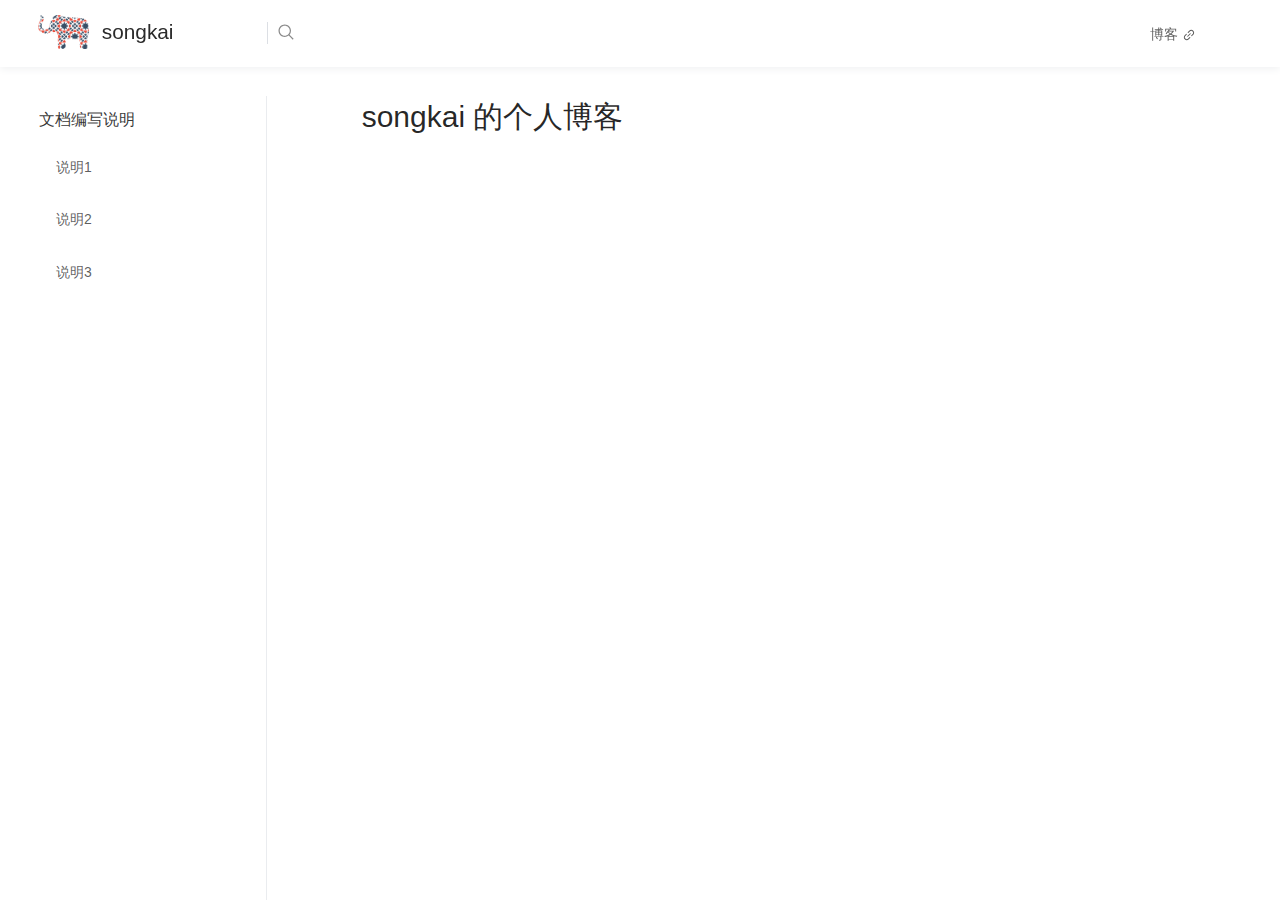
<file: index.html>
<!DOCTYPE html>
<html lang="en-US">
  <head>
    <meta charset="utf-8">
    <meta name="viewport" content="width=device-width, user-scalable=no, initial-scale=1.0, maximum-scale=1.0, minimum-scale=1.0">
    <title>songkai 的个人博客 | songkai</title>
    <meta name="description" content="">
    <meta name="generator" content="VuePress 1.7.1">
    <link rel="stylesheet" href="/css/style.css">
    <link rel="icon" href="/img/icon.ico">
    <meta name="description" content="知识积累、内容整理、记录生活">
    <link rel="preload" href="/assets/css/0.styles.9da0ee49.css" as="style"><link rel="preload" href="/assets/js/app.b31cb344.js" as="script"><link rel="preload" href="/assets/js/2.538aeaca.js" as="script"><link rel="preload" href="/assets/js/5.37663c84.js" as="script"><link rel="prefetch" href="/assets/js/3.84218cec.js"><link rel="prefetch" href="/assets/js/4.2bef6478.js"><link rel="prefetch" href="/assets/js/6.11fe1f90.js"><link rel="prefetch" href="/assets/js/7.f4bbd3b0.js"><link rel="prefetch" href="/assets/js/8.dbc10e9c.js"><link rel="prefetch" href="/assets/js/9.ac074a4c.js">
    <link rel="stylesheet" href="/assets/css/0.styles.9da0ee49.css">
  </head>
  <body>
    <div id="app" data-server-rendered="true"><div class="theme-container"><header class="navbar"><div class="ant-row"><div class="sidebar-button"><i aria-label="icon: bars" class="anticon anticon-bars"><svg viewBox="0 0 1024 1024" focusable="false" data-icon="bars" width="1em" height="1em" fill="currentColor" aria-hidden="true"><path d="M912 192H328c-4.4 0-8 3.6-8 8v56c0 4.4 3.6 8 8 8h584c4.4 0 8-3.6 8-8v-56c0-4.4-3.6-8-8-8zm0 284H328c-4.4 0-8 3.6-8 8v56c0 4.4 3.6 8 8 8h584c4.4 0 8-3.6 8-8v-56c0-4.4-3.6-8-8-8zm0 284H328c-4.4 0-8 3.6-8 8v56c0 4.4 3.6 8 8 8h584c4.4 0 8-3.6 8-8v-56c0-4.4-3.6-8-8-8zM104 228a56 56 0 1 0 112 0 56 56 0 1 0-112 0zm0 284a56 56 0 1 0 112 0 56 56 0 1 0-112 0zm0 284a56 56 0 1 0 112 0 56 56 0 1 0-112 0z"></path></svg></i> <span></span></div> <div class="ant-col ant-col-xs-24 ant-col-sm-24 ant-col-md-6 ant-col-lg-5 ant-col-xl-5 ant-col-xxl-4"><a href="/" aria-current="page" class="router-link-exact-active router-link-active home-link"><img src="/img/icon.png" alt="songkai" class="logo"> <span class="site-name">songkai</span></a> <div class="search-box mobile-search"><input aria-label="Search" autocomplete="off" spellcheck="false" value=""> <!----></div></div> <div class="ant-col ant-col-xs-0 ant-col-sm-0 ant-col-md-18 ant-col-lg-19 ant-col-xl-19 ant-col-xxl-20"><div class="search-box"><input aria-label="Search" autocomplete="off" spellcheck="false" value=""> <!----></div> <nav class="nav-links can-hide"><ul role="menu" id="nav" class="ant-menu ant-menu-horizontal ant-menu-root ant-menu-light"><li role="menuitem" class="ant-menu-submenu ant-menu-submenu-horizontal ant-menu-overflowed-submenu" style="display:none;"><div aria-haspopup="true" class="ant-menu-submenu-title"><span>···</span><i class="ant-menu-submenu-arrow"></i></div></li><li role="menuitem" class="ant-menu-item"><a href="https://songkaiha.github.io/" target="_blank">
          博客
          <i aria-label="icon: link" class="anticon anticon-link"><svg viewBox="64 64 896 896" focusable="false" data-icon="link" width="1em" height="1em" fill="currentColor" aria-hidden="true"><path d="M574 665.4a8.03 8.03 0 0 0-11.3 0L446.5 781.6c-53.8 53.8-144.6 59.5-204 0-59.5-59.5-53.8-150.2 0-204l116.2-116.2c3.1-3.1 3.1-8.2 0-11.3l-39.8-39.8a8.03 8.03 0 0 0-11.3 0L191.4 526.5c-84.6 84.6-84.6 221.5 0 306s221.5 84.6 306 0l116.2-116.2c3.1-3.1 3.1-8.2 0-11.3L574 665.4zm258.6-474c-84.6-84.6-221.5-84.6-306 0L410.3 307.6a8.03 8.03 0 0 0 0 11.3l39.7 39.7c3.1 3.1 8.2 3.1 11.3 0l116.2-116.2c53.8-53.8 144.6-59.5 204 0 59.5 59.5 53.8 150.2 0 204L665.3 562.6a8.03 8.03 0 0 0 0 11.3l39.8 39.8c3.1 3.1 8.2 3.1 11.3 0l116.2-116.2c84.5-84.6 84.5-221.5 0-306.1zM610.1 372.3a8.03 8.03 0 0 0-11.3 0L372.3 598.7a8.03 8.03 0 0 0 0 11.3l39.6 39.6c3.1 3.1 8.2 3.1 11.3 0l226.4-226.4c3.1-3.1 3.1-8.2 0-11.3l-39.5-39.6z"></path></svg></i></a></li><li role="menuitem" class="ant-menu-submenu ant-menu-submenu-horizontal ant-menu-overflowed-submenu" style="visibility:hidden;position:absolute;"><div aria-haspopup="true" class="ant-menu-submenu-title"><span>···</span><i class="ant-menu-submenu-arrow"></i></div></li></ul> <!----></nav></div></div> <!----></header> <aside class="sidebar"><!----> <ul class="sidebar-links"><li><section class="sidebar-group depth-0"><a href="/g1/" class="sidebar-heading clickable open"><span>文档编写说明</span> <!----></a> <ul class="sidebar-links sidebar-group-items"><li><a href="/g1/g1c1/" title="说明1" class="sidebar-link">说明1</a></li><li><a href="/g1/g1c2/" title="说明2" class="sidebar-link">说明2</a></li><li><a href="/g1/g1c3/" title="说明3" class="sidebar-link">说明3</a></li></ul></section></li></ul></aside> <main class="page"> <div class="theme-antdocs-content content__default"><h1 id="songkai-的个人博客"><a href="#songkai-的个人博客" class="header-anchor">#</a> songkai 的个人博客</h1></div> <footer class="page-edit"><!----> <!----></footer> <!----> </main> <!----></div><div class="global-ui"></div></div>
    <script src="/assets/js/app.b31cb344.js" defer></script><script src="/assets/js/2.538aeaca.js" defer></script><script src="/assets/js/5.37663c84.js" defer></script>
  </body>
</html>
</file>
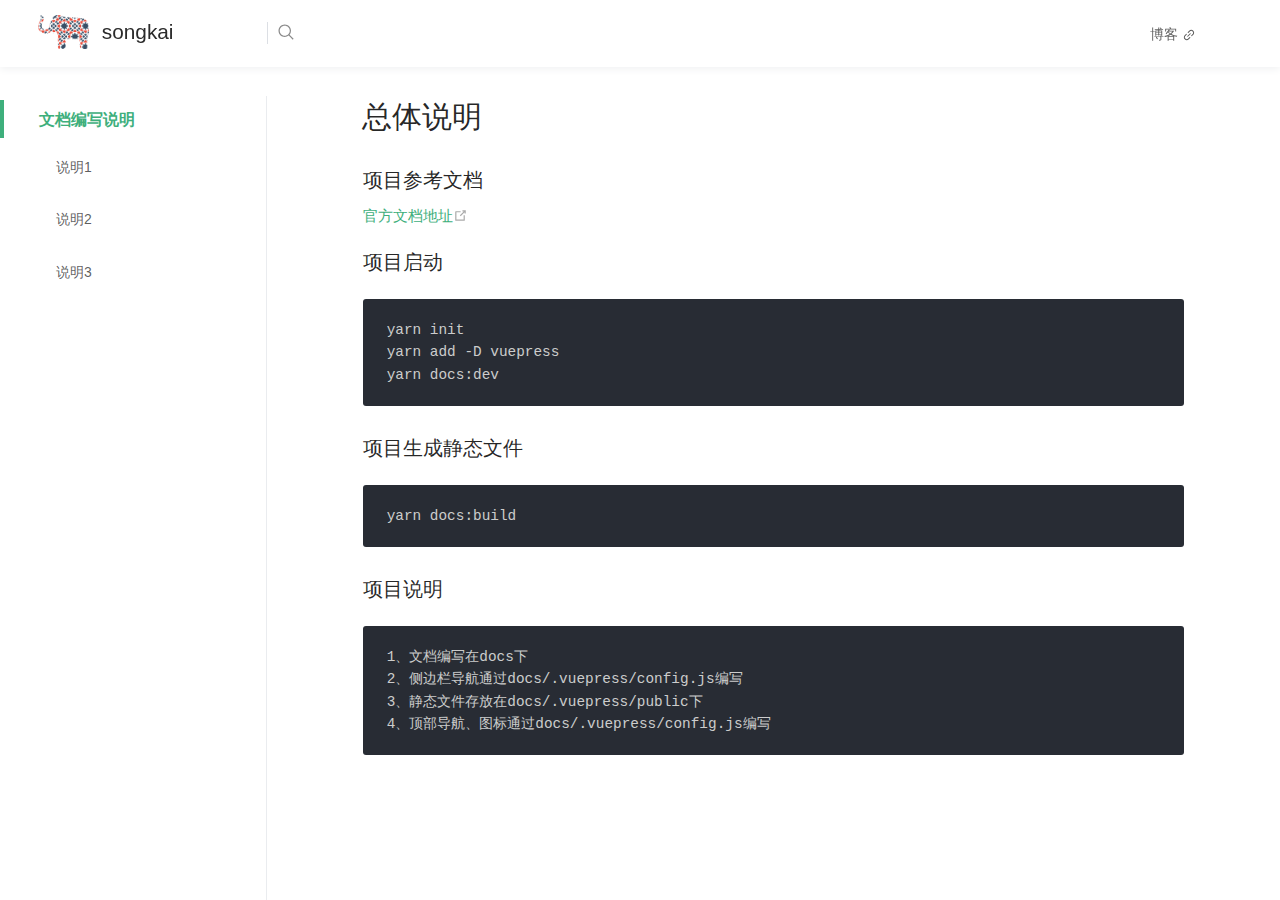
<file: g1/index.html>
<!DOCTYPE html>
<html lang="en-US">
  <head>
    <meta charset="utf-8">
    <meta name="viewport" content="width=device-width, user-scalable=no, initial-scale=1.0, maximum-scale=1.0, minimum-scale=1.0">
    <title>总体说明 | songkai</title>
    <meta name="description" content="">
    <meta name="generator" content="VuePress 1.7.1">
    <link rel="stylesheet" href="/css/style.css">
    <link rel="icon" href="/img/icon.ico">
    <meta name="description" content="知识积累、内容整理、记录生活">
    <link rel="preload" href="/assets/css/0.styles.9da0ee49.css" as="style"><link rel="preload" href="/assets/js/app.b31cb344.js" as="script"><link rel="preload" href="/assets/js/2.538aeaca.js" as="script"><link rel="preload" href="/assets/js/6.11fe1f90.js" as="script"><link rel="prefetch" href="/assets/js/3.84218cec.js"><link rel="prefetch" href="/assets/js/4.2bef6478.js"><link rel="prefetch" href="/assets/js/5.37663c84.js"><link rel="prefetch" href="/assets/js/7.f4bbd3b0.js"><link rel="prefetch" href="/assets/js/8.dbc10e9c.js"><link rel="prefetch" href="/assets/js/9.ac074a4c.js">
    <link rel="stylesheet" href="/assets/css/0.styles.9da0ee49.css">
  </head>
  <body>
    <div id="app" data-server-rendered="true"><div class="theme-container"><header class="navbar"><div class="ant-row"><div class="sidebar-button"><i aria-label="icon: bars" class="anticon anticon-bars"><svg viewBox="0 0 1024 1024" focusable="false" data-icon="bars" width="1em" height="1em" fill="currentColor" aria-hidden="true"><path d="M912 192H328c-4.4 0-8 3.6-8 8v56c0 4.4 3.6 8 8 8h584c4.4 0 8-3.6 8-8v-56c0-4.4-3.6-8-8-8zm0 284H328c-4.4 0-8 3.6-8 8v56c0 4.4 3.6 8 8 8h584c4.4 0 8-3.6 8-8v-56c0-4.4-3.6-8-8-8zm0 284H328c-4.4 0-8 3.6-8 8v56c0 4.4 3.6 8 8 8h584c4.4 0 8-3.6 8-8v-56c0-4.4-3.6-8-8-8zM104 228a56 56 0 1 0 112 0 56 56 0 1 0-112 0zm0 284a56 56 0 1 0 112 0 56 56 0 1 0-112 0zm0 284a56 56 0 1 0 112 0 56 56 0 1 0-112 0z"></path></svg></i> <span></span></div> <div class="ant-col ant-col-xs-24 ant-col-sm-24 ant-col-md-6 ant-col-lg-5 ant-col-xl-5 ant-col-xxl-4"><a href="/" class="router-link-active home-link"><img src="/img/icon.png" alt="songkai" class="logo"> <span class="site-name">songkai</span></a> <div class="search-box mobile-search"><input aria-label="Search" autocomplete="off" spellcheck="false" value=""> <!----></div></div> <div class="ant-col ant-col-xs-0 ant-col-sm-0 ant-col-md-18 ant-col-lg-19 ant-col-xl-19 ant-col-xxl-20"><div class="search-box"><input aria-label="Search" autocomplete="off" spellcheck="false" value=""> <!----></div> <nav class="nav-links can-hide"><ul role="menu" id="nav" class="ant-menu ant-menu-horizontal ant-menu-root ant-menu-light"><li role="menuitem" class="ant-menu-submenu ant-menu-submenu-horizontal ant-menu-overflowed-submenu" style="display:none;"><div aria-haspopup="true" class="ant-menu-submenu-title"><span>···</span><i class="ant-menu-submenu-arrow"></i></div></li><li role="menuitem" class="ant-menu-item"><a href="https://songkaiha.github.io/" target="_blank">
          博客
          <i aria-label="icon: link" class="anticon anticon-link"><svg viewBox="64 64 896 896" focusable="false" data-icon="link" width="1em" height="1em" fill="currentColor" aria-hidden="true"><path d="M574 665.4a8.03 8.03 0 0 0-11.3 0L446.5 781.6c-53.8 53.8-144.6 59.5-204 0-59.5-59.5-53.8-150.2 0-204l116.2-116.2c3.1-3.1 3.1-8.2 0-11.3l-39.8-39.8a8.03 8.03 0 0 0-11.3 0L191.4 526.5c-84.6 84.6-84.6 221.5 0 306s221.5 84.6 306 0l116.2-116.2c3.1-3.1 3.1-8.2 0-11.3L574 665.4zm258.6-474c-84.6-84.6-221.5-84.6-306 0L410.3 307.6a8.03 8.03 0 0 0 0 11.3l39.7 39.7c3.1 3.1 8.2 3.1 11.3 0l116.2-116.2c53.8-53.8 144.6-59.5 204 0 59.5 59.5 53.8 150.2 0 204L665.3 562.6a8.03 8.03 0 0 0 0 11.3l39.8 39.8c3.1 3.1 8.2 3.1 11.3 0l116.2-116.2c84.5-84.6 84.5-221.5 0-306.1zM610.1 372.3a8.03 8.03 0 0 0-11.3 0L372.3 598.7a8.03 8.03 0 0 0 0 11.3l39.6 39.6c3.1 3.1 8.2 3.1 11.3 0l226.4-226.4c3.1-3.1 3.1-8.2 0-11.3l-39.5-39.6z"></path></svg></i></a></li><li role="menuitem" class="ant-menu-submenu ant-menu-submenu-horizontal ant-menu-overflowed-submenu" style="visibility:hidden;position:absolute;"><div aria-haspopup="true" class="ant-menu-submenu-title"><span>···</span><i class="ant-menu-submenu-arrow"></i></div></li></ul> <!----></nav></div></div> <!----></header> <aside class="sidebar"><!----> <ul class="sidebar-links"><li><section class="sidebar-group depth-0"><a href="/g1/" aria-current="page" class="sidebar-heading clickable router-link-exact-active router-link-active open active"><span>文档编写说明</span> <!----></a> <ul class="sidebar-links sidebar-group-items"><li><a href="/g1/g1c1/" title="说明1" class="sidebar-link">说明1</a></li><li><a href="/g1/g1c2/" title="说明2" class="sidebar-link">说明2</a></li><li><a href="/g1/g1c3/" title="说明3" class="sidebar-link">说明3</a></li></ul></section></li></ul></aside> <main class="page"> <div class="theme-antdocs-content content__default"><h1 id="总体说明"><a href="#总体说明" class="header-anchor">#</a> 总体说明</h1> <h3 id="项目参考文档"><a href="#项目参考文档" class="header-anchor">#</a> 项目参考文档</h3> <p><a href="https://vuepress.vuejs.org/zh/theme/default-theme-config.html#%E9%A6%96%E9%A1%B5" target="_blank" rel="noopener noreferrer">官方文档地址<span><svg xmlns="http://www.w3.org/2000/svg" aria-hidden="true" focusable="false" x="0px" y="0px" viewBox="0 0 100 100" width="15" height="15" class="icon outbound"><path fill="currentColor" d="M18.8,85.1h56l0,0c2.2,0,4-1.8,4-4v-32h-8v28h-48v-48h28v-8h-32l0,0c-2.2,0-4,1.8-4,4v56C14.8,83.3,16.6,85.1,18.8,85.1z"></path> <polygon fill="currentColor" points="45.7,48.7 51.3,54.3 77.2,28.5 77.2,37.2 85.2,37.2 85.2,14.9 62.8,14.9 62.8,22.9 71.5,22.9"></polygon></svg> <span class="sr-only">(opens new window)</span></span></a></p> <h3 id="项目启动"><a href="#项目启动" class="header-anchor">#</a> 项目启动</h3> <div class="language- extra-class"><pre><code>yarn init
yarn add -D vuepress
yarn docs:dev
</code></pre></div><h3 id="项目生成静态文件"><a href="#项目生成静态文件" class="header-anchor">#</a> 项目生成静态文件</h3> <div class="language- extra-class"><pre><code>yarn docs:build
</code></pre></div><h3 id="项目说明"><a href="#项目说明" class="header-anchor">#</a> 项目说明</h3> <div class="language- extra-class"><pre><code>1、文档编写在docs下
2、侧边栏导航通过docs/.vuepress/config.js编写
3、静态文件存放在docs/.vuepress/public下
4、顶部导航、图标通过docs/.vuepress/config.js编写
</code></pre></div></div> <footer class="page-edit"><!----> <!----></footer> <!----> </main> <!----></div><div class="global-ui"></div></div>
    <script src="/assets/js/app.b31cb344.js" defer></script><script src="/assets/js/2.538aeaca.js" defer></script><script src="/assets/js/6.11fe1f90.js" defer></script>
  </body>
</html>
</file>
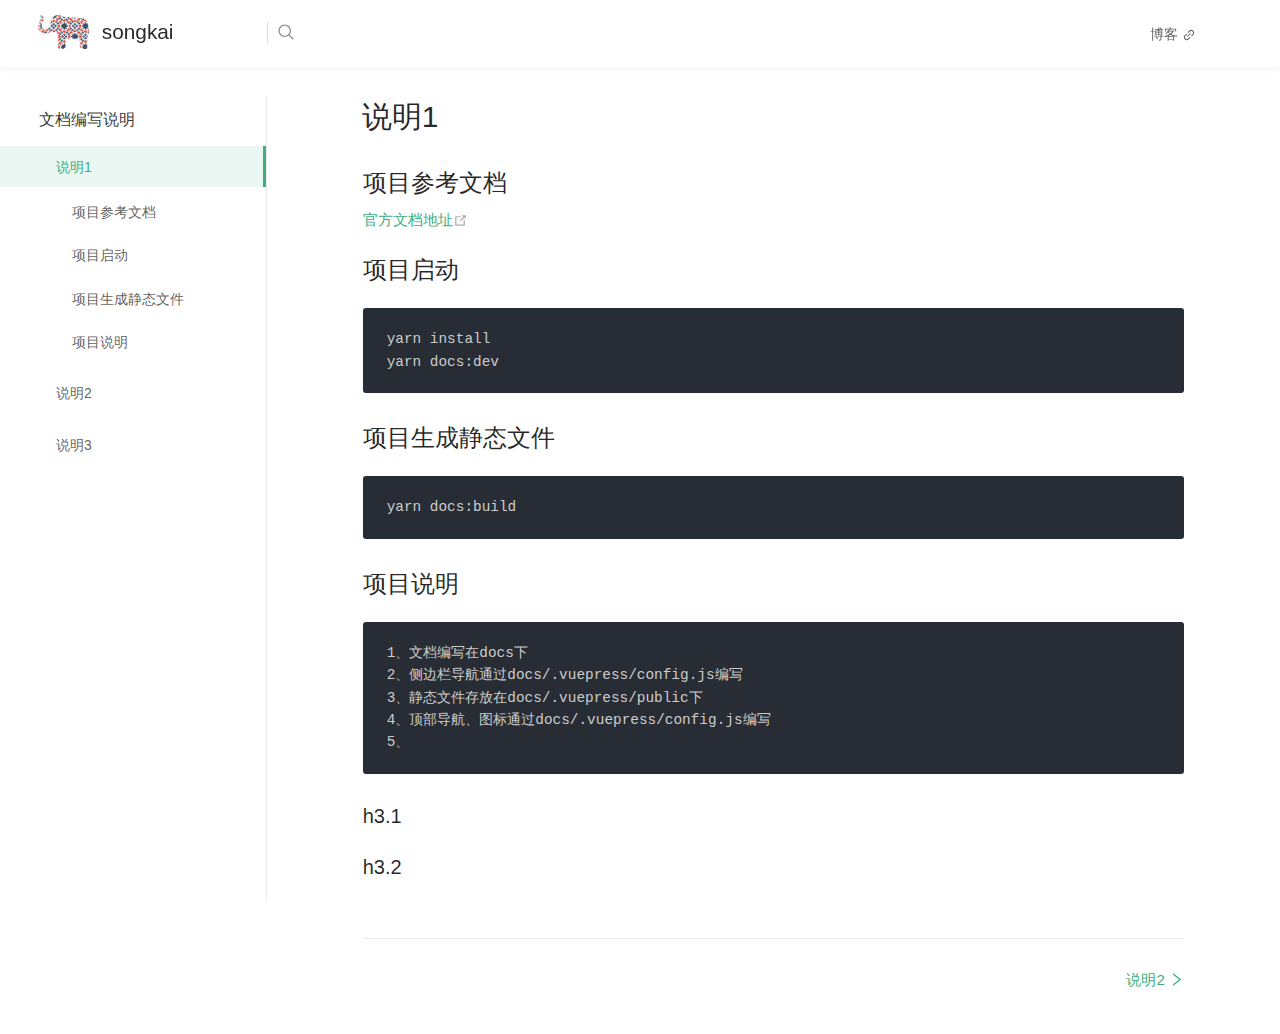
<file: g1/g1c1/index.html>
<!DOCTYPE html>
<html lang="en-US">
  <head>
    <meta charset="utf-8">
    <meta name="viewport" content="width=device-width, user-scalable=no, initial-scale=1.0, maximum-scale=1.0, minimum-scale=1.0">
    <title>说明1 | songkai</title>
    <meta name="description" content="">
    <meta name="generator" content="VuePress 1.7.1">
    <link rel="stylesheet" href="/css/style.css">
    <link rel="icon" href="/img/icon.ico">
    <meta name="description" content="知识积累、内容整理、记录生活">
    <link rel="preload" href="/assets/css/0.styles.9da0ee49.css" as="style"><link rel="preload" href="/assets/js/app.b31cb344.js" as="script"><link rel="preload" href="/assets/js/2.538aeaca.js" as="script"><link rel="preload" href="/assets/js/7.f4bbd3b0.js" as="script"><link rel="prefetch" href="/assets/js/3.84218cec.js"><link rel="prefetch" href="/assets/js/4.2bef6478.js"><link rel="prefetch" href="/assets/js/5.37663c84.js"><link rel="prefetch" href="/assets/js/6.11fe1f90.js"><link rel="prefetch" href="/assets/js/8.dbc10e9c.js"><link rel="prefetch" href="/assets/js/9.ac074a4c.js">
    <link rel="stylesheet" href="/assets/css/0.styles.9da0ee49.css">
  </head>
  <body>
    <div id="app" data-server-rendered="true"><div class="theme-container"><header class="navbar"><div class="ant-row"><div class="sidebar-button"><i aria-label="icon: bars" class="anticon anticon-bars"><svg viewBox="0 0 1024 1024" focusable="false" data-icon="bars" width="1em" height="1em" fill="currentColor" aria-hidden="true"><path d="M912 192H328c-4.4 0-8 3.6-8 8v56c0 4.4 3.6 8 8 8h584c4.4 0 8-3.6 8-8v-56c0-4.4-3.6-8-8-8zm0 284H328c-4.4 0-8 3.6-8 8v56c0 4.4 3.6 8 8 8h584c4.4 0 8-3.6 8-8v-56c0-4.4-3.6-8-8-8zm0 284H328c-4.4 0-8 3.6-8 8v56c0 4.4 3.6 8 8 8h584c4.4 0 8-3.6 8-8v-56c0-4.4-3.6-8-8-8zM104 228a56 56 0 1 0 112 0 56 56 0 1 0-112 0zm0 284a56 56 0 1 0 112 0 56 56 0 1 0-112 0zm0 284a56 56 0 1 0 112 0 56 56 0 1 0-112 0z"></path></svg></i> <span></span></div> <div class="ant-col ant-col-xs-24 ant-col-sm-24 ant-col-md-6 ant-col-lg-5 ant-col-xl-5 ant-col-xxl-4"><a href="/" class="router-link-active home-link"><img src="/img/icon.png" alt="songkai" class="logo"> <span class="site-name">songkai</span></a> <div class="search-box mobile-search"><input aria-label="Search" autocomplete="off" spellcheck="false" value=""> <!----></div></div> <div class="ant-col ant-col-xs-0 ant-col-sm-0 ant-col-md-18 ant-col-lg-19 ant-col-xl-19 ant-col-xxl-20"><div class="search-box"><input aria-label="Search" autocomplete="off" spellcheck="false" value=""> <!----></div> <nav class="nav-links can-hide"><ul role="menu" id="nav" class="ant-menu ant-menu-horizontal ant-menu-root ant-menu-light"><li role="menuitem" class="ant-menu-submenu ant-menu-submenu-horizontal ant-menu-overflowed-submenu" style="display:none;"><div aria-haspopup="true" class="ant-menu-submenu-title"><span>···</span><i class="ant-menu-submenu-arrow"></i></div></li><li role="menuitem" class="ant-menu-item"><a href="https://songkaiha.github.io/" target="_blank">
          博客
          <i aria-label="icon: link" class="anticon anticon-link"><svg viewBox="64 64 896 896" focusable="false" data-icon="link" width="1em" height="1em" fill="currentColor" aria-hidden="true"><path d="M574 665.4a8.03 8.03 0 0 0-11.3 0L446.5 781.6c-53.8 53.8-144.6 59.5-204 0-59.5-59.5-53.8-150.2 0-204l116.2-116.2c3.1-3.1 3.1-8.2 0-11.3l-39.8-39.8a8.03 8.03 0 0 0-11.3 0L191.4 526.5c-84.6 84.6-84.6 221.5 0 306s221.5 84.6 306 0l116.2-116.2c3.1-3.1 3.1-8.2 0-11.3L574 665.4zm258.6-474c-84.6-84.6-221.5-84.6-306 0L410.3 307.6a8.03 8.03 0 0 0 0 11.3l39.7 39.7c3.1 3.1 8.2 3.1 11.3 0l116.2-116.2c53.8-53.8 144.6-59.5 204 0 59.5 59.5 53.8 150.2 0 204L665.3 562.6a8.03 8.03 0 0 0 0 11.3l39.8 39.8c3.1 3.1 8.2 3.1 11.3 0l116.2-116.2c84.5-84.6 84.5-221.5 0-306.1zM610.1 372.3a8.03 8.03 0 0 0-11.3 0L372.3 598.7a8.03 8.03 0 0 0 0 11.3l39.6 39.6c3.1 3.1 8.2 3.1 11.3 0l226.4-226.4c3.1-3.1 3.1-8.2 0-11.3l-39.5-39.6z"></path></svg></i></a></li><li role="menuitem" class="ant-menu-submenu ant-menu-submenu-horizontal ant-menu-overflowed-submenu" style="visibility:hidden;position:absolute;"><div aria-haspopup="true" class="ant-menu-submenu-title"><span>···</span><i class="ant-menu-submenu-arrow"></i></div></li></ul> <!----></nav></div></div> <!----></header> <aside class="sidebar"><!----> <ul class="sidebar-links"><li><section class="sidebar-group depth-0"><a href="/g1/" class="sidebar-heading clickable router-link-active open"><span>文档编写说明</span> <!----></a> <ul class="sidebar-links sidebar-group-items"><li><a href="/g1/g1c1/" aria-current="page" title="说明1" class="active sidebar-link">说明1</a><ul class="sidebar-sub-headers"><li class="sidebar-sub-header"><a href="/g1/g1c1/#项目参考文档" title="项目参考文档" class="sidebar-link">项目参考文档</a></li><li class="sidebar-sub-header"><a href="/g1/g1c1/#项目启动" title="项目启动" class="sidebar-link">项目启动</a></li><li class="sidebar-sub-header"><a href="/g1/g1c1/#项目生成静态文件" title="项目生成静态文件" class="sidebar-link">项目生成静态文件</a></li><li class="sidebar-sub-header"><a href="/g1/g1c1/#项目说明" title="项目说明" class="sidebar-link">项目说明</a></li></ul></li><li><a href="/g1/g1c2/" title="说明2" class="sidebar-link">说明2</a></li><li><a href="/g1/g1c3/" title="说明3" class="sidebar-link">说明3</a></li></ul></section></li></ul></aside> <main class="page"> <div class="theme-antdocs-content content__default"><h1 id="说明1"><a href="#说明1" class="header-anchor">#</a> 说明1</h1> <h2 id="项目参考文档"><a href="#项目参考文档" class="header-anchor">#</a> 项目参考文档</h2> <p><a href="https://vuepress.vuejs.org/zh/theme/default-theme-config.html#%E9%A6%96%E9%A1%B5" target="_blank" rel="noopener noreferrer">官方文档地址<span><svg xmlns="http://www.w3.org/2000/svg" aria-hidden="true" focusable="false" x="0px" y="0px" viewBox="0 0 100 100" width="15" height="15" class="icon outbound"><path fill="currentColor" d="M18.8,85.1h56l0,0c2.2,0,4-1.8,4-4v-32h-8v28h-48v-48h28v-8h-32l0,0c-2.2,0-4,1.8-4,4v56C14.8,83.3,16.6,85.1,18.8,85.1z"></path> <polygon fill="currentColor" points="45.7,48.7 51.3,54.3 77.2,28.5 77.2,37.2 85.2,37.2 85.2,14.9 62.8,14.9 62.8,22.9 71.5,22.9"></polygon></svg> <span class="sr-only">(opens new window)</span></span></a></p> <h2 id="项目启动"><a href="#项目启动" class="header-anchor">#</a> 项目启动</h2> <div class="language- extra-class"><pre><code>yarn install
yarn docs:dev
</code></pre></div><h2 id="项目生成静态文件"><a href="#项目生成静态文件" class="header-anchor">#</a> 项目生成静态文件</h2> <div class="language- extra-class"><pre><code>yarn docs:build
</code></pre></div><h2 id="项目说明"><a href="#项目说明" class="header-anchor">#</a> 项目说明</h2> <div class="language- extra-class"><pre><code>1、文档编写在docs下
2、侧边栏导航通过docs/.vuepress/config.js编写
3、静态文件存放在docs/.vuepress/public下
4、顶部导航、图标通过docs/.vuepress/config.js编写
5、
</code></pre></div><h3 id="h3-1"><a href="#h3-1" class="header-anchor">#</a> h3.1</h3> <h3 id="h3-2"><a href="#h3-2" class="header-anchor">#</a> h3.2</h3></div> <footer class="page-edit"><!----> <!----></footer> <div class="page-nav"><p class="inner"><!----> <span class="next"><a href="/g1/g1c2/">
        说明2
        <i aria-label="icon: right" class="anticon anticon-right"><svg viewBox="64 64 896 896" focusable="false" data-icon="right" width="1em" height="1em" fill="currentColor" aria-hidden="true"><path d="M765.7 486.8L314.9 134.7A7.97 7.97 0 0 0 302 141v77.3c0 4.9 2.3 9.6 6.1 12.6l360 281.1-360 281.1c-3.9 3-6.1 7.7-6.1 12.6V883c0 6.7 7.7 10.4 12.9 6.3l450.8-352.1a31.96 31.96 0 0 0 0-50.4z"></path></svg></i></a></span></p></div> </main> <!----></div><div class="global-ui"></div></div>
    <script src="/assets/js/app.b31cb344.js" defer></script><script src="/assets/js/2.538aeaca.js" defer></script><script src="/assets/js/7.f4bbd3b0.js" defer></script>
  </body>
</html>
</file>
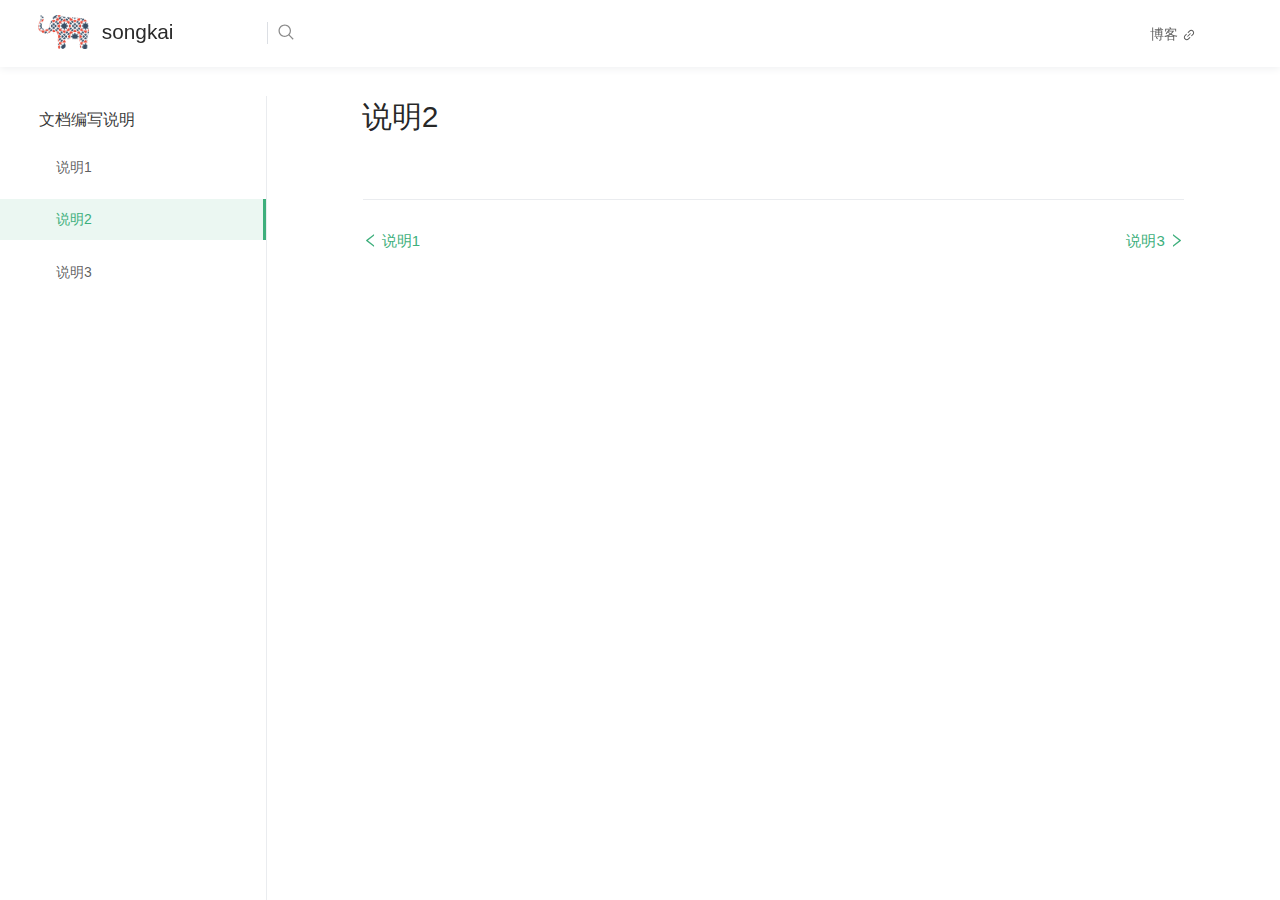
<file: g1/g1c2/index.html>
<!DOCTYPE html>
<html lang="en-US">
  <head>
    <meta charset="utf-8">
    <meta name="viewport" content="width=device-width, user-scalable=no, initial-scale=1.0, maximum-scale=1.0, minimum-scale=1.0">
    <title>说明2 | songkai</title>
    <meta name="description" content="">
    <meta name="generator" content="VuePress 1.7.1">
    <link rel="stylesheet" href="/css/style.css">
    <link rel="icon" href="/img/icon.ico">
    <meta name="description" content="知识积累、内容整理、记录生活">
    <link rel="preload" href="/assets/css/0.styles.9da0ee49.css" as="style"><link rel="preload" href="/assets/js/app.b31cb344.js" as="script"><link rel="preload" href="/assets/js/2.538aeaca.js" as="script"><link rel="preload" href="/assets/js/8.dbc10e9c.js" as="script"><link rel="prefetch" href="/assets/js/3.84218cec.js"><link rel="prefetch" href="/assets/js/4.2bef6478.js"><link rel="prefetch" href="/assets/js/5.37663c84.js"><link rel="prefetch" href="/assets/js/6.11fe1f90.js"><link rel="prefetch" href="/assets/js/7.f4bbd3b0.js"><link rel="prefetch" href="/assets/js/9.ac074a4c.js">
    <link rel="stylesheet" href="/assets/css/0.styles.9da0ee49.css">
  </head>
  <body>
    <div id="app" data-server-rendered="true"><div class="theme-container"><header class="navbar"><div class="ant-row"><div class="sidebar-button"><i aria-label="icon: bars" class="anticon anticon-bars"><svg viewBox="0 0 1024 1024" focusable="false" data-icon="bars" width="1em" height="1em" fill="currentColor" aria-hidden="true"><path d="M912 192H328c-4.4 0-8 3.6-8 8v56c0 4.4 3.6 8 8 8h584c4.4 0 8-3.6 8-8v-56c0-4.4-3.6-8-8-8zm0 284H328c-4.4 0-8 3.6-8 8v56c0 4.4 3.6 8 8 8h584c4.4 0 8-3.6 8-8v-56c0-4.4-3.6-8-8-8zm0 284H328c-4.4 0-8 3.6-8 8v56c0 4.4 3.6 8 8 8h584c4.4 0 8-3.6 8-8v-56c0-4.4-3.6-8-8-8zM104 228a56 56 0 1 0 112 0 56 56 0 1 0-112 0zm0 284a56 56 0 1 0 112 0 56 56 0 1 0-112 0zm0 284a56 56 0 1 0 112 0 56 56 0 1 0-112 0z"></path></svg></i> <span></span></div> <div class="ant-col ant-col-xs-24 ant-col-sm-24 ant-col-md-6 ant-col-lg-5 ant-col-xl-5 ant-col-xxl-4"><a href="/" class="router-link-active home-link"><img src="/img/icon.png" alt="songkai" class="logo"> <span class="site-name">songkai</span></a> <div class="search-box mobile-search"><input aria-label="Search" autocomplete="off" spellcheck="false" value=""> <!----></div></div> <div class="ant-col ant-col-xs-0 ant-col-sm-0 ant-col-md-18 ant-col-lg-19 ant-col-xl-19 ant-col-xxl-20"><div class="search-box"><input aria-label="Search" autocomplete="off" spellcheck="false" value=""> <!----></div> <nav class="nav-links can-hide"><ul role="menu" id="nav" class="ant-menu ant-menu-horizontal ant-menu-root ant-menu-light"><li role="menuitem" class="ant-menu-submenu ant-menu-submenu-horizontal ant-menu-overflowed-submenu" style="display:none;"><div aria-haspopup="true" class="ant-menu-submenu-title"><span>···</span><i class="ant-menu-submenu-arrow"></i></div></li><li role="menuitem" class="ant-menu-item"><a href="https://songkaiha.github.io/" target="_blank">
          博客
          <i aria-label="icon: link" class="anticon anticon-link"><svg viewBox="64 64 896 896" focusable="false" data-icon="link" width="1em" height="1em" fill="currentColor" aria-hidden="true"><path d="M574 665.4a8.03 8.03 0 0 0-11.3 0L446.5 781.6c-53.8 53.8-144.6 59.5-204 0-59.5-59.5-53.8-150.2 0-204l116.2-116.2c3.1-3.1 3.1-8.2 0-11.3l-39.8-39.8a8.03 8.03 0 0 0-11.3 0L191.4 526.5c-84.6 84.6-84.6 221.5 0 306s221.5 84.6 306 0l116.2-116.2c3.1-3.1 3.1-8.2 0-11.3L574 665.4zm258.6-474c-84.6-84.6-221.5-84.6-306 0L410.3 307.6a8.03 8.03 0 0 0 0 11.3l39.7 39.7c3.1 3.1 8.2 3.1 11.3 0l116.2-116.2c53.8-53.8 144.6-59.5 204 0 59.5 59.5 53.8 150.2 0 204L665.3 562.6a8.03 8.03 0 0 0 0 11.3l39.8 39.8c3.1 3.1 8.2 3.1 11.3 0l116.2-116.2c84.5-84.6 84.5-221.5 0-306.1zM610.1 372.3a8.03 8.03 0 0 0-11.3 0L372.3 598.7a8.03 8.03 0 0 0 0 11.3l39.6 39.6c3.1 3.1 8.2 3.1 11.3 0l226.4-226.4c3.1-3.1 3.1-8.2 0-11.3l-39.5-39.6z"></path></svg></i></a></li><li role="menuitem" class="ant-menu-submenu ant-menu-submenu-horizontal ant-menu-overflowed-submenu" style="visibility:hidden;position:absolute;"><div aria-haspopup="true" class="ant-menu-submenu-title"><span>···</span><i class="ant-menu-submenu-arrow"></i></div></li></ul> <!----></nav></div></div> <!----></header> <aside class="sidebar"><!----> <ul class="sidebar-links"><li><section class="sidebar-group depth-0"><a href="/g1/" class="sidebar-heading clickable router-link-active open"><span>文档编写说明</span> <!----></a> <ul class="sidebar-links sidebar-group-items"><li><a href="/g1/g1c1/" title="说明1" class="sidebar-link">说明1</a></li><li><a href="/g1/g1c2/" aria-current="page" title="说明2" class="active sidebar-link">说明2</a></li><li><a href="/g1/g1c3/" title="说明3" class="sidebar-link">说明3</a></li></ul></section></li></ul></aside> <main class="page"> <div class="theme-antdocs-content content__default"><h1 id="说明2"><a href="#说明2" class="header-anchor">#</a> 说明2</h1></div> <footer class="page-edit"><!----> <!----></footer> <div class="page-nav"><p class="inner"><span class="prev"><a href="/g1/g1c1/" class="prev"><i aria-label="icon: left" class="anticon anticon-left"><svg viewBox="64 64 896 896" focusable="false" data-icon="left" width="1em" height="1em" fill="currentColor" aria-hidden="true"><path d="M724 218.3V141c0-6.7-7.7-10.4-12.9-6.3L260.3 486.8a31.86 31.86 0 0 0 0 50.3l450.8 352.1c5.3 4.1 12.9.4 12.9-6.3v-77.3c0-4.9-2.3-9.6-6.1-12.6l-360-281 360-281.1c3.8-3 6.1-7.7 6.1-12.6z"></path></svg></i>
        说明1
      </a></span> <span class="next"><a href="/g1/g1c3/">
        说明3
        <i aria-label="icon: right" class="anticon anticon-right"><svg viewBox="64 64 896 896" focusable="false" data-icon="right" width="1em" height="1em" fill="currentColor" aria-hidden="true"><path d="M765.7 486.8L314.9 134.7A7.97 7.97 0 0 0 302 141v77.3c0 4.9 2.3 9.6 6.1 12.6l360 281.1-360 281.1c-3.9 3-6.1 7.7-6.1 12.6V883c0 6.7 7.7 10.4 12.9 6.3l450.8-352.1a31.96 31.96 0 0 0 0-50.4z"></path></svg></i></a></span></p></div> </main> <!----></div><div class="global-ui"></div></div>
    <script src="/assets/js/app.b31cb344.js" defer></script><script src="/assets/js/2.538aeaca.js" defer></script><script src="/assets/js/8.dbc10e9c.js" defer></script>
  </body>
</html>
</file>
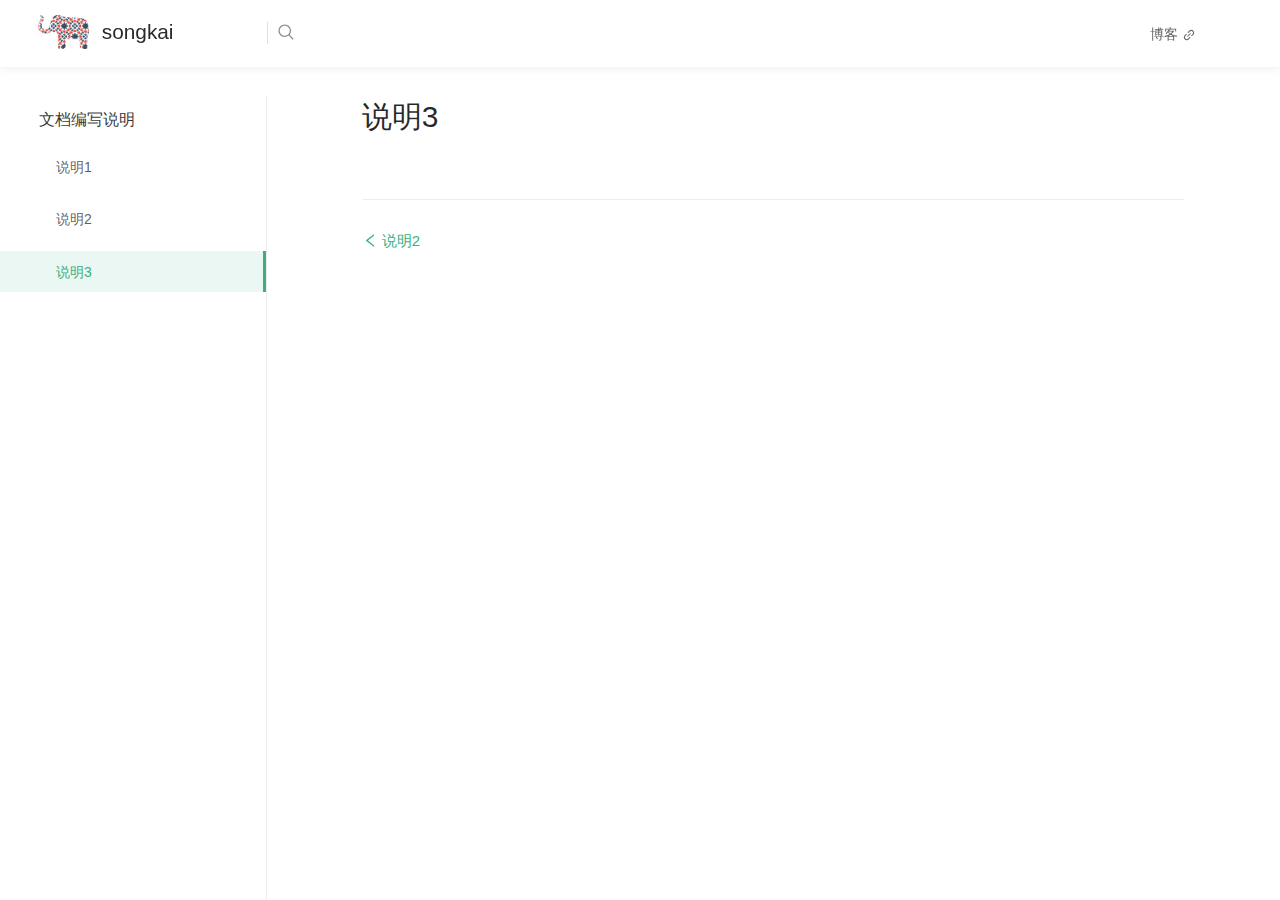
<file: g1/g1c3/index.html>
<!DOCTYPE html>
<html lang="en-US">
  <head>
    <meta charset="utf-8">
    <meta name="viewport" content="width=device-width, user-scalable=no, initial-scale=1.0, maximum-scale=1.0, minimum-scale=1.0">
    <title>说明3 | songkai</title>
    <meta name="description" content="">
    <meta name="generator" content="VuePress 1.7.1">
    <link rel="stylesheet" href="/css/style.css">
    <link rel="icon" href="/img/icon.ico">
    <meta name="description" content="知识积累、内容整理、记录生活">
    <link rel="preload" href="/assets/css/0.styles.9da0ee49.css" as="style"><link rel="preload" href="/assets/js/app.b31cb344.js" as="script"><link rel="preload" href="/assets/js/2.538aeaca.js" as="script"><link rel="preload" href="/assets/js/9.ac074a4c.js" as="script"><link rel="prefetch" href="/assets/js/3.84218cec.js"><link rel="prefetch" href="/assets/js/4.2bef6478.js"><link rel="prefetch" href="/assets/js/5.37663c84.js"><link rel="prefetch" href="/assets/js/6.11fe1f90.js"><link rel="prefetch" href="/assets/js/7.f4bbd3b0.js"><link rel="prefetch" href="/assets/js/8.dbc10e9c.js">
    <link rel="stylesheet" href="/assets/css/0.styles.9da0ee49.css">
  </head>
  <body>
    <div id="app" data-server-rendered="true"><div class="theme-container"><header class="navbar"><div class="ant-row"><div class="sidebar-button"><i aria-label="icon: bars" class="anticon anticon-bars"><svg viewBox="0 0 1024 1024" focusable="false" data-icon="bars" width="1em" height="1em" fill="currentColor" aria-hidden="true"><path d="M912 192H328c-4.4 0-8 3.6-8 8v56c0 4.4 3.6 8 8 8h584c4.4 0 8-3.6 8-8v-56c0-4.4-3.6-8-8-8zm0 284H328c-4.4 0-8 3.6-8 8v56c0 4.4 3.6 8 8 8h584c4.4 0 8-3.6 8-8v-56c0-4.4-3.6-8-8-8zm0 284H328c-4.4 0-8 3.6-8 8v56c0 4.4 3.6 8 8 8h584c4.4 0 8-3.6 8-8v-56c0-4.4-3.6-8-8-8zM104 228a56 56 0 1 0 112 0 56 56 0 1 0-112 0zm0 284a56 56 0 1 0 112 0 56 56 0 1 0-112 0zm0 284a56 56 0 1 0 112 0 56 56 0 1 0-112 0z"></path></svg></i> <span></span></div> <div class="ant-col ant-col-xs-24 ant-col-sm-24 ant-col-md-6 ant-col-lg-5 ant-col-xl-5 ant-col-xxl-4"><a href="/" class="router-link-active home-link"><img src="/img/icon.png" alt="songkai" class="logo"> <span class="site-name">songkai</span></a> <div class="search-box mobile-search"><input aria-label="Search" autocomplete="off" spellcheck="false" value=""> <!----></div></div> <div class="ant-col ant-col-xs-0 ant-col-sm-0 ant-col-md-18 ant-col-lg-19 ant-col-xl-19 ant-col-xxl-20"><div class="search-box"><input aria-label="Search" autocomplete="off" spellcheck="false" value=""> <!----></div> <nav class="nav-links can-hide"><ul role="menu" id="nav" class="ant-menu ant-menu-horizontal ant-menu-root ant-menu-light"><li role="menuitem" class="ant-menu-submenu ant-menu-submenu-horizontal ant-menu-overflowed-submenu" style="display:none;"><div aria-haspopup="true" class="ant-menu-submenu-title"><span>···</span><i class="ant-menu-submenu-arrow"></i></div></li><li role="menuitem" class="ant-menu-item"><a href="https://songkaiha.github.io/" target="_blank">
          博客
          <i aria-label="icon: link" class="anticon anticon-link"><svg viewBox="64 64 896 896" focusable="false" data-icon="link" width="1em" height="1em" fill="currentColor" aria-hidden="true"><path d="M574 665.4a8.03 8.03 0 0 0-11.3 0L446.5 781.6c-53.8 53.8-144.6 59.5-204 0-59.5-59.5-53.8-150.2 0-204l116.2-116.2c3.1-3.1 3.1-8.2 0-11.3l-39.8-39.8a8.03 8.03 0 0 0-11.3 0L191.4 526.5c-84.6 84.6-84.6 221.5 0 306s221.5 84.6 306 0l116.2-116.2c3.1-3.1 3.1-8.2 0-11.3L574 665.4zm258.6-474c-84.6-84.6-221.5-84.6-306 0L410.3 307.6a8.03 8.03 0 0 0 0 11.3l39.7 39.7c3.1 3.1 8.2 3.1 11.3 0l116.2-116.2c53.8-53.8 144.6-59.5 204 0 59.5 59.5 53.8 150.2 0 204L665.3 562.6a8.03 8.03 0 0 0 0 11.3l39.8 39.8c3.1 3.1 8.2 3.1 11.3 0l116.2-116.2c84.5-84.6 84.5-221.5 0-306.1zM610.1 372.3a8.03 8.03 0 0 0-11.3 0L372.3 598.7a8.03 8.03 0 0 0 0 11.3l39.6 39.6c3.1 3.1 8.2 3.1 11.3 0l226.4-226.4c3.1-3.1 3.1-8.2 0-11.3l-39.5-39.6z"></path></svg></i></a></li><li role="menuitem" class="ant-menu-submenu ant-menu-submenu-horizontal ant-menu-overflowed-submenu" style="visibility:hidden;position:absolute;"><div aria-haspopup="true" class="ant-menu-submenu-title"><span>···</span><i class="ant-menu-submenu-arrow"></i></div></li></ul> <!----></nav></div></div> <!----></header> <aside class="sidebar"><!----> <ul class="sidebar-links"><li><section class="sidebar-group depth-0"><a href="/g1/" class="sidebar-heading clickable router-link-active open"><span>文档编写说明</span> <!----></a> <ul class="sidebar-links sidebar-group-items"><li><a href="/g1/g1c1/" title="说明1" class="sidebar-link">说明1</a></li><li><a href="/g1/g1c2/" title="说明2" class="sidebar-link">说明2</a></li><li><a href="/g1/g1c3/" aria-current="page" title="说明3" class="active sidebar-link">说明3</a></li></ul></section></li></ul></aside> <main class="page"> <div class="theme-antdocs-content content__default"><h1 id="说明3"><a href="#说明3" class="header-anchor">#</a> 说明3</h1></div> <footer class="page-edit"><!----> <!----></footer> <div class="page-nav"><p class="inner"><span class="prev"><a href="/g1/g1c2/" class="prev"><i aria-label="icon: left" class="anticon anticon-left"><svg viewBox="64 64 896 896" focusable="false" data-icon="left" width="1em" height="1em" fill="currentColor" aria-hidden="true"><path d="M724 218.3V141c0-6.7-7.7-10.4-12.9-6.3L260.3 486.8a31.86 31.86 0 0 0 0 50.3l450.8 352.1c5.3 4.1 12.9.4 12.9-6.3v-77.3c0-4.9-2.3-9.6-6.1-12.6l-360-281 360-281.1c3.8-3 6.1-7.7 6.1-12.6z"></path></svg></i>
        说明2
      </a></span> <!----></p></div> </main> <!----></div><div class="global-ui"></div></div>
    <script src="/assets/js/app.b31cb344.js" defer></script><script src="/assets/js/2.538aeaca.js" defer></script><script src="/assets/js/9.ac074a4c.js" defer></script>
  </body>
</html>
</file>
<file: css/style.css>
.sidebar-heading {
    font-size: 16px !important;
}

@media (min-width: 1200px){
    .sidebar {
        width: 20.83333333% !important;
    }
    .page {
        padding-left: 20.83333333% !important;
    }
}
@media (min-width: 1600px) {
    .sidebar {
        width: 16.66666667% !important;
    }
    .page {
        padding-left: 16.66666667% !important;
    }
}
</file>
